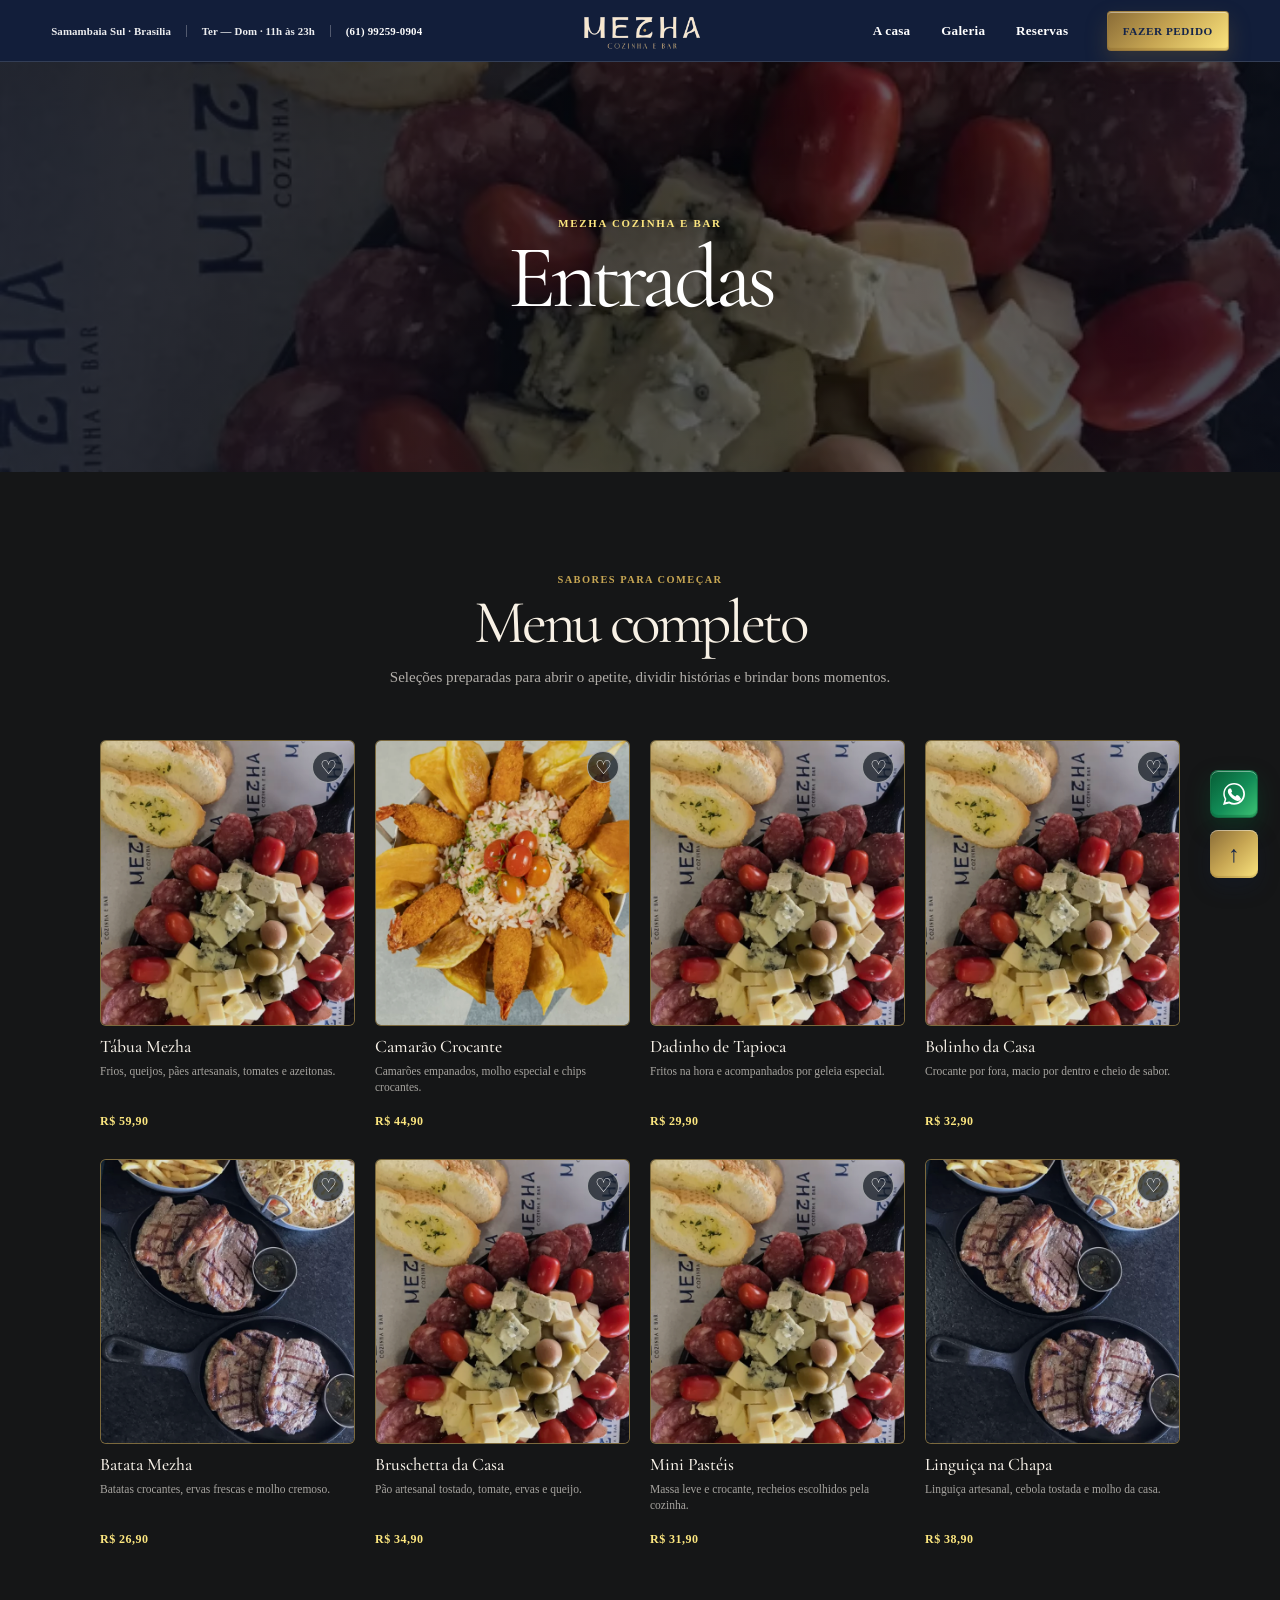
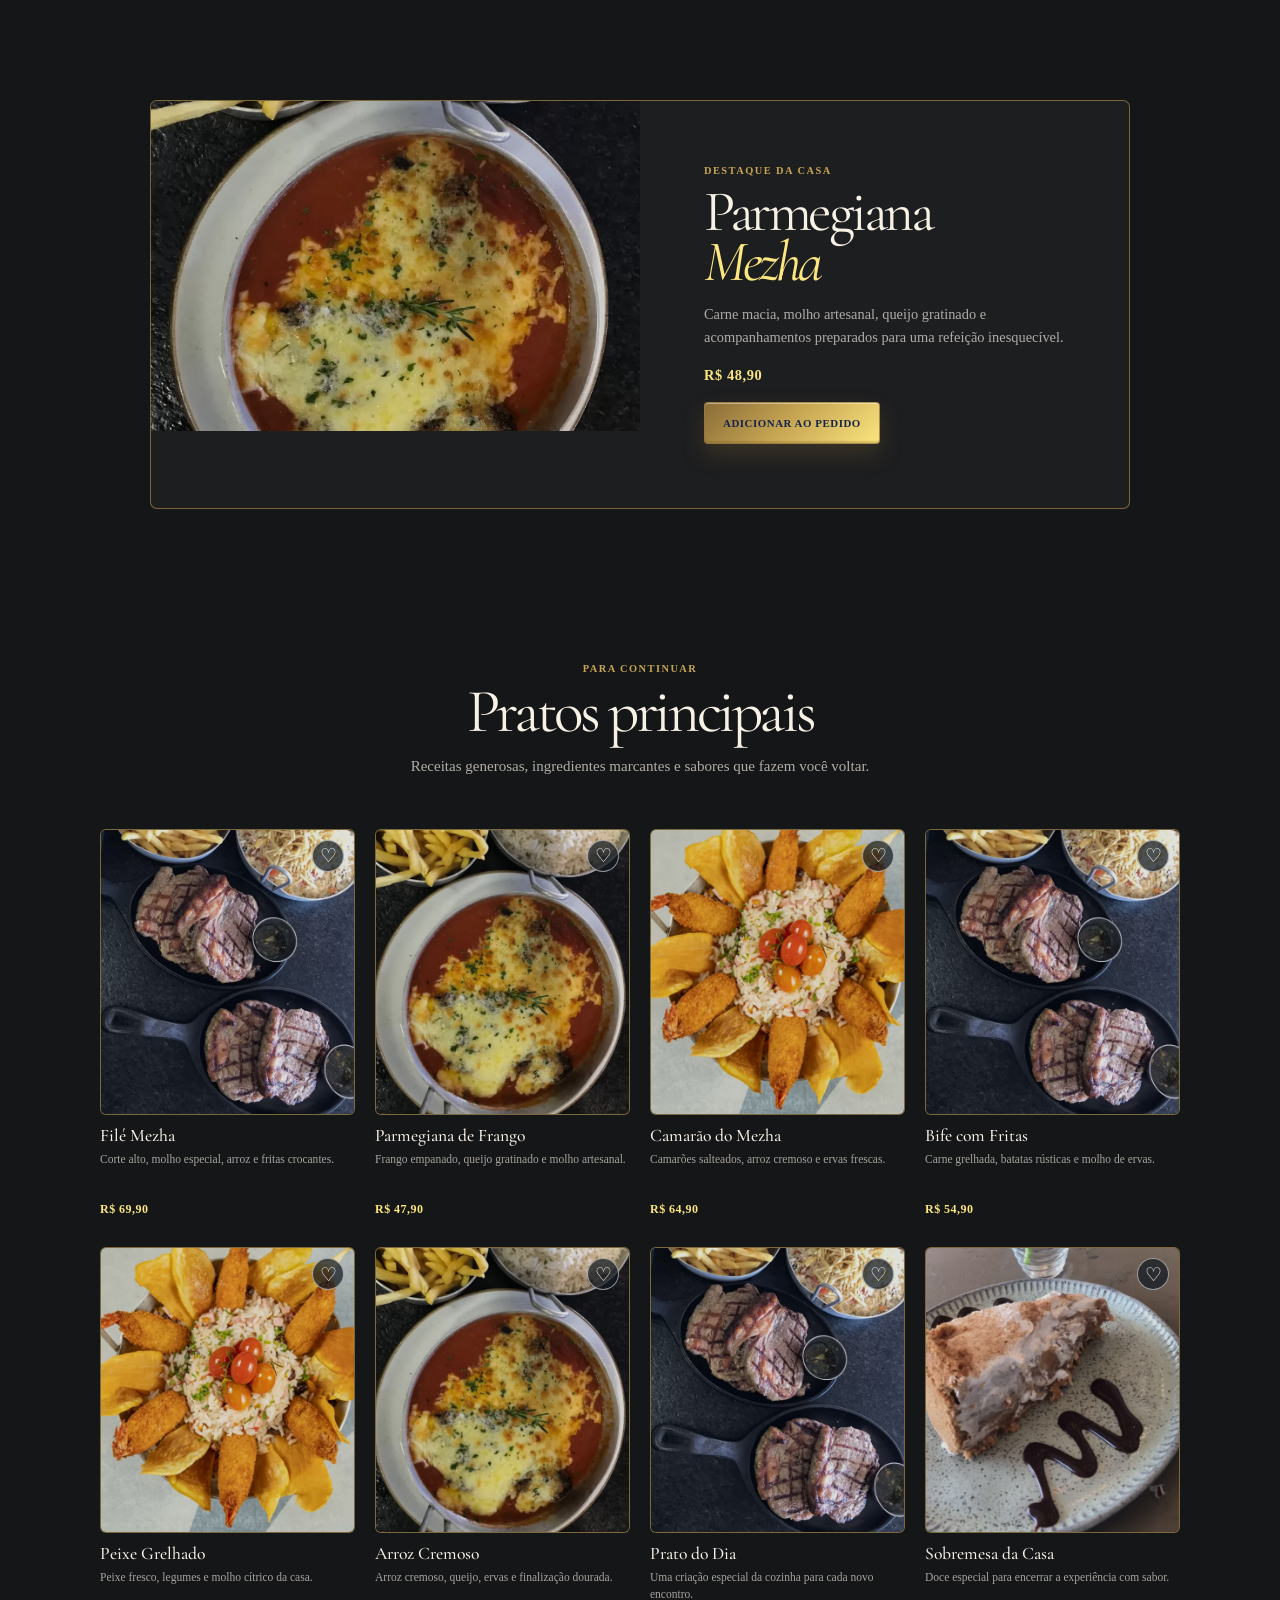
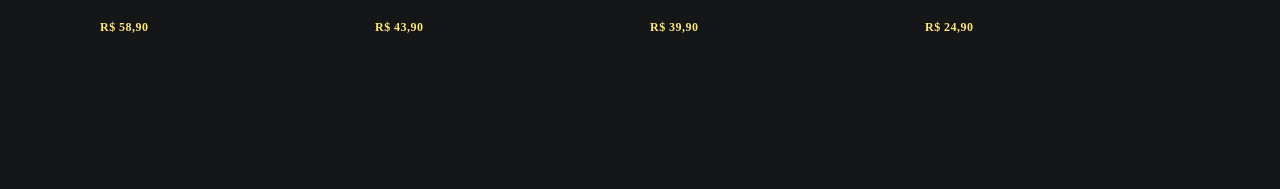
<file: cardapio.html>
<!doctype html>
<html lang="pt-BR">
<head>
  <meta charset="utf-8">
  <meta name="viewport" content="width=device-width, initial-scale=1">
  <meta name="theme-color" content="#17191B">
  <title>Cardápio | Mezha Cozinha e Bar</title>
  <link rel="shortcut icon" href="src/favicon.ico" type="favicon.png">
  <link rel="preconnect" href="https://fonts.googleapis.com">
  <link rel="preconnect" href="https://fonts.gstatic.com" crossorigin>

  <link
    href="https://fonts.googleapis.com/css2?family=Cormorant+Garamond:ital,wght@0,400;0,500;0,600;0,700;1,400;1,500;1,600&family=DM+Sans:opsz,wght@9..40,400;9..40,500;9..40,600;9..40,700&display=swap"
    rel="stylesheet"
  >

  <link rel="stylesheet" href="style.css">
  <link rel="stylesheet" href="cardapio.css">
</head>

<body class="menu-page">
     <div class="loader" id="loader">
    <img src="src/mezha-logo.png" alt="Mezha Cozinha e Bar">
    <span>MEZHA · COZINHA E BAR</span>
  </div>
  <header class="header-premium">
    <div class="header-details">
      <span>Samambaia Sul · Brasília</span>
      <span>Ter — Dom · 11h às 23h</span>
      <a href="tel:+5561992590904">(61) 99259-0904</a>
    </div>

    <a class="logo-premium" href="index.html" aria-label="Mezha Cozinha e Bar">
      <img src="src/mezha-logo.png" alt="Mezha Cozinha e Bar">
    </a>

    <span class="mobile-hours">
      Ter — Dom<br>
      11h às 23h
    </span>

    <nav class="header-nav" id="nav">
      <a href="index.html#casa">A casa</a>
      <a href="index.html#galeria">Galeria</a>
      <a href="reservas.html">Reservas</a>
      <button
  class="gold header-cardapio order-header-button"
  id="order-header-button"
  type="button"
>
  <span id="order-header-label">Fazer pedido</span>
  <span class="header-order-count" id="header-order-count">0</span>
</button>
    </nav>

    <button
      id="menu-btn"
      type="button"
      aria-label="Abrir menu"
      aria-expanded="false"
    >
      <span></span>
      <span></span>
      <span></span>
    </button>
  </header>

  <main>
    <section class="menu-hero">
      <img src="src/entrada.webp" alt="Prato especial do Mezha">

      <div class="menu-hero-overlay"></div>

      <div class="menu-hero-content">
        <p>Mezha Cozinha e Bar</p>
        <h1>Entradas</h1>
      </div>
    </section>

    <section class="menu-catalog">
      <div class="catalog-title">
        <p class="catalog-kicker">Sabores para começar</p>
        <h2>Menu completo</h2>
        <p>
          Seleções preparadas para abrir o apetite, dividir histórias
          e brindar bons momentos.
        </p>
      </div>

      <div class="product-grid">
        <article class="product-card" data-id="1" data-name="Tábua Mezha" data-price="59.90">
          <div class="product-photo">
            <img src="src/entrada.webp" alt="Tábua Mezha">
            <button class="favorite-button" type="button" aria-label="Adicionar Tábua Mezha ao pedido">♡</button>
            <button
  class="remove-button"
  type="button"
  aria-label="Remover Tábua Mezha do pedido"
>
 −
</button>
          </div>

          <h3>Tábua Mezha</h3>
          <p>Frios, queijos, pães artesanais, tomates e azeitonas.</p>
          <strong>R$ 59,90</strong>
        </article>

        <article class="product-card" data-id="2" data-name="Camarão Crocante" data-price="44.90">
          <div class="product-photo">
            <img src="src/prato-mar.webp" alt="Camarão crocante">
            <button class="favorite-button" type="button" aria-label="Adicionar Camarão Crocante ao pedido">♡</button>
            <button
  class="remove-button"
  type="button"
  aria-label="Remover Camarão Crocante do pedido"
>
 −
</button>
          </div>

          <h3>Camarão Crocante</h3>
          <p>Camarões empanados, molho especial e chips crocantes.</p>
          <strong>R$ 44,90</strong>
        </article>

        <article class="product-card" data-id="3" data-name="Dadinho de Tapioca" data-price="29.90">
          <div class="product-photo">
            <img src="src/entrada.webp" alt="Dadinho de tapioca">
            <button class="favorite-button" type="button" aria-label="Adicionar Dadinho de Tapioca ao pedido">♡</button>
            <button
  class="remove-button"
  type="button"
  aria-label="Remover Dadinho de Tapioca do pedido"
>
 −
</button>
          </div>

          <h3>Dadinho de Tapioca</h3>
          <p>Fritos na hora e acompanhados por geleia especial.</p>
          <strong>R$ 29,90</strong>
        </article>

        <article class="product-card" data-id="4" data-name="Bolinho da Casa" data-price="32.90">
          <div class="product-photo">
            <img src="src/entrada.webp" alt="Bolinho da casa">
            <button class="favorite-button" type="button" aria-label="Adicionar Bolinho da Casa ao pedido">♡</button>
            <button
  class="remove-button"
  type="button"
  aria-label="Remover Bolinho da Casa do pedido"
>
 −
</button>
          </div>

          <h3>Bolinho da Casa</h3>
          <p>Crocante por fora, macio por dentro e cheio de sabor.</p>
          <strong>R$ 32,90</strong>
        </article>

        <article class="product-card" data-id="5" data-name="Batata Mezha" data-price="26.90">
          <div class="product-photo">
            <img src="src/prato-carne.webp" alt="Batata Mezha">
            <button class="favorite-button" type="button" aria-label="Adicionar Batata Mezha ao pedido">♡</button>
            <button
  class="remove-button"
  type="button"
  aria-label="Remover Tábua Mezha do pedido"
>
 −
</button>
          </div>

          <h3>Batata Mezha</h3>
          <p>Batatas crocantes, ervas frescas e molho cremoso.</p>
          <strong>R$ 26,90</strong>
        </article>

        <article class="product-card" data-id="6" data-name="Bruschetta da Casa" data-price="34.90">
          <div class="product-photo">
            <img src="src/entrada.webp" alt="Bruschetta da casa">
            <button class="favorite-button" type="button" aria-label="Adicionar Bruschetta da Casa ao pedido">♡</button>
            <button
  class="remove-button"
  type="button"
  aria-label="Remover Tábua Mezha do pedido"
>
 −
</button>
          </div>

          <h3>Bruschetta da Casa</h3>
          <p>Pão artesanal tostado, tomate, ervas e queijo.</p>
          <strong>R$ 34,90</strong>
        </article>

        <article class="product-card" data-id="7" data-name="Mini Pastéis" data-price="31.90">
          <div class="product-photo">
            <img src="src/entrada.webp" alt="Mini pastéis">
            <button class="favorite-button" type="button" aria-label="Adicionar Mini Pastéis ao pedido">♡</button>
            <button
  class="remove-button"
  type="button"
  aria-label="Remover Tábua Mezha do pedido"
>
 −
</button>
          </div>

          <h3>Mini Pastéis</h3>
          <p>Massa leve e crocante, recheios escolhidos pela cozinha.</p>
          <strong>R$ 31,90</strong>
        </article>

        <article class="product-card" data-id="8" data-name="Linguiça na Chapa" data-price="38.90">
          <div class="product-photo">
            <img src="src/prato-carne.webp" alt="Linguiça na chapa">
            <button class="favorite-button" type="button" aria-label="Adicionar Linguiça na Chapa ao pedido">♡</button>
            <button
  class="remove-button"
  type="button"
  aria-label="Remover Tábua Mezha do pedido"
>
 −
</button>
          </div>

          <h3>Linguiça na Chapa</h3>
          <p>Linguiça artesanal, cebola tostada e molho da casa.</p>
          <strong>R$ 38,90</strong>
        </article>
      </div>
    </section>

    <section class="menu-highlight">
      <img src="src/parmegiana.webp" alt="Parmegiana Mezha">

      <div class="highlight-copy">
        <p class="catalog-kicker">Destaque da casa</p>

        <h2>Parmegiana<br><i>Mezha</i></h2>

        <p>
          Carne macia, molho artesanal, queijo gratinado e acompanhamentos
          preparados para uma refeição inesquecível.
        </p>

        <strong>R$ 48,90</strong>

        <button
          class="highlight-order gold"
          type="button"
          data-id="9"
          data-name="Parmegiana Mezha"
          data-price="48.90"
        >
          Adicionar ao pedido
        </button>
      </div>
    </section>

    <section class="menu-catalog menu-catalog-secondary">
      <div class="catalog-title">
        <p class="catalog-kicker">Para continuar</p>
        <h2>Pratos principais</h2>
        <p>
          Receitas generosas, ingredientes marcantes e sabores que fazem
          você voltar.
        </p>
      </div>

      <div class="product-grid">
        <article class="product-card" data-id="10" data-name="Filé Mezha" data-price="69.90">
          <div class="product-photo">
            <img src="src/prato-carne.webp" alt="Filé Mezha">
            <button class="favorite-button" type="button" aria-label="Adicionar Filé Mezha ao pedido">♡</button>
            <button
  class="remove-button"
  type="button"
  aria-label="Remover Tábua Mezha do pedido"
>
 −
</button>
          </div>

          <h3>Filé Mezha</h3>
          <p>Corte alto, molho especial, arroz e fritas crocantes.</p>
          <strong>R$ 69,90</strong>
        </article>

        <article class="product-card" data-id="11" data-name="Parmegiana de Frango" data-price="47.90">
          <div class="product-photo">
            <img src="src/parmegiana.webp" alt="Parmegiana de frango">
            <button class="favorite-button" type="button" aria-label="Adicionar Parmegiana de Frango ao pedido">♡</button>
            <button
  class="remove-button"
  type="button"
  aria-label="Remover Tábua Mezha do pedido"
>
 −
</button>
          </div>

          <h3>Parmegiana de Frango</h3>
          <p>Frango empanado, queijo gratinado e molho artesanal.</p>
          <strong>R$ 47,90</strong>
        </article>

        <article class="product-card" data-id="12" data-name="Camarão do Mezha" data-price="64.90">
          <div class="product-photo">
            <img src="src/prato-mar.webp" alt="Camarão do Mezha">
            <button class="favorite-button" type="button" aria-label="Adicionar Camarão do Mezha ao pedido">♡</button>
            <button
  class="remove-button"
  type="button"
  aria-label="Remover Tábua Mezha do pedido"
>
 −
</button>
          </div>

          <h3>Camarão do Mezha</h3>
          <p>Camarões salteados, arroz cremoso e ervas frescas.</p>
          <strong>R$ 64,90</strong>
        </article>

        <article class="product-card" data-id="13" data-name="Bife com Fritas" data-price="54.90">
          <div class="product-photo">
            <img src="src/prato-carne.webp" alt="Bife com fritas">
            <button class="favorite-button" type="button" aria-label="Adicionar Bife com Fritas ao pedido">♡</button>
            <button
  class="remove-button"
  type="button"
  aria-label="Remover Tábua Mezha do pedido"
>
 −
</button>
          </div>

          <h3>Bife com Fritas</h3>
          <p>Carne grelhada, batatas rústicas e molho de ervas.</p>
          <strong>R$ 54,90</strong>
        </article>

        <article class="product-card" data-id="14" data-name="Peixe Grelhado" data-price="58.90">
          <div class="product-photo">
            <img src="src/prato-mar.webp" alt="Peixe grelhado">
            <button class="favorite-button" type="button" aria-label="Adicionar Peixe Grelhado ao pedido">♡</button>
            <button
  class="remove-button"
  type="button"
  aria-label="Remover Tábua Mezha do pedido"
>
 −
</button>
          </div>

          <h3>Peixe Grelhado</h3>
          <p>Peixe fresco, legumes e molho cítrico da casa.</p>
          <strong>R$ 58,90</strong>
        </article>

        <article class="product-card" data-id="15" data-name="Arroz Cremoso" data-price="43.90">
          <div class="product-photo">
            <img src="src/parmegiana.webp" alt="Arroz cremoso">
            <button class="favorite-button" type="button" aria-label="Adicionar Arroz Cremoso ao pedido">♡</button>
            <button
  class="remove-button"
  type="button"
  aria-label="Remover Tábua Mezha do pedido"
>
 −
</button>
          </div>

          <h3>Arroz Cremoso</h3>
          <p>Arroz cremoso, queijo, ervas e finalização dourada.</p>
          <strong>R$ 43,90</strong>
        </article>

        <article class="product-card" data-id="16" data-name="Prato do Dia" data-price="39.90">
          <div class="product-photo">
            <img src="src/prato-carne.webp" alt="Prato do dia">
            <button class="favorite-button" type="button" aria-label="Adicionar Prato do Dia ao pedido">♡</button>
            <button
  class="remove-button"
  type="button"
  aria-label="Remover Tábua Mezha do pedido"
>
 −
</button>
          </div>

          <h3>Prato do Dia</h3>
          <p>Uma criação especial da cozinha para cada novo encontro.</p>
          <strong>R$ 39,90</strong>
        </article>

        <article class="product-card" data-id="17" data-name="Sobremesa da Casa" data-price="24.90">
          <div class="product-photo">
            <img src="src/sobremesa.webp" alt="Sobremesa da casa">
            <button class="favorite-button" type="button" aria-label="Adicionar Sobremesa da Casa ao pedido">♡</button>
            <button
  class="remove-button"
  type="button"
  aria-label="Remover Tábua Mezha do pedido"
>
 −
</button>
          </div>

          <h3>Sobremesa da Casa</h3>
          <p>Doce especial para encerrar a experiência com sabor.</p>
          <strong>R$ 24,90</strong>
        </article>
      </div>
    </section>
  </main>



 <a
  class="floating-button floating-whatsapp"
  href="https://wa.me/5561999999999"
  target="_blank"
  rel="noopener noreferrer"
  aria-label="Conversar pelo WhatsApp"
>
  <svg viewBox="0 0 24 24" aria-hidden="true">
    <path d="M20.5 3.5A11.8 11.8 0 0 0 12.1 0C5.6 0 .3 5.3.3 11.8c0 2.1.6 4.1 1.6 5.8L0 24l6.6-1.7a11.8 11.8 0 0 0 5.5 1.4h.1c6.5 0 11.8-5.3 11.8-11.8 0-3.2-1.3-6.1-3.5-8.4Zm-8.4 18.2h-.1c-1.8 0-3.5-.5-5-1.4l-.4-.2-3.9 1 1-3.8-.3-.4a9.7 9.7 0 0 1-1.5-5.1C1.9 6.2 6.5 1.7 12.1 1.7c2.7 0 5.2 1 7.1 2.9a10 10 0 0 1 2.9 7.1c0 5.6-4.5 10-10 10Zm5.5-7.5c-.3-.1-1.8-.9-2.1-1-.3-.1-.5-.1-.7.1-.2.3-.8 1-.9 1.2-.2.2-.3.2-.6.1-1.8-.9-3-1.6-4.2-3.7-.3-.5.3-.5.8-1.6.1-.2.1-.4 0-.6-.1-.1-.7-1.6-1-2.2-.3-.7-.6-.6-.8-.6h-.7c-.2 0-.6.1-.9.4-.3.3-1.2 1.2-1.2 3s1.3 3.5 1.5 3.8c.2.2 2.5 3.9 6.1 5.4.9.4 1.6.6 2.1.8.9.3 1.7.2 2.3.1.7-.1 1.8-.7 2-1.4.3-.7.3-1.3.2-1.4-.1-.1-.2-.2-.5-.3Z" />
  </svg>
</a>
<button
  class="floating-button floating-top"
  type="button"
  aria-label="Voltar ao início"
>

  ↑
</button>

  <!-- Cole aqui o mesmo footer da landing -->

  <script src="script.js"></script>
  <script src="cardapio.js"></script>
</body>
</html>
</file>
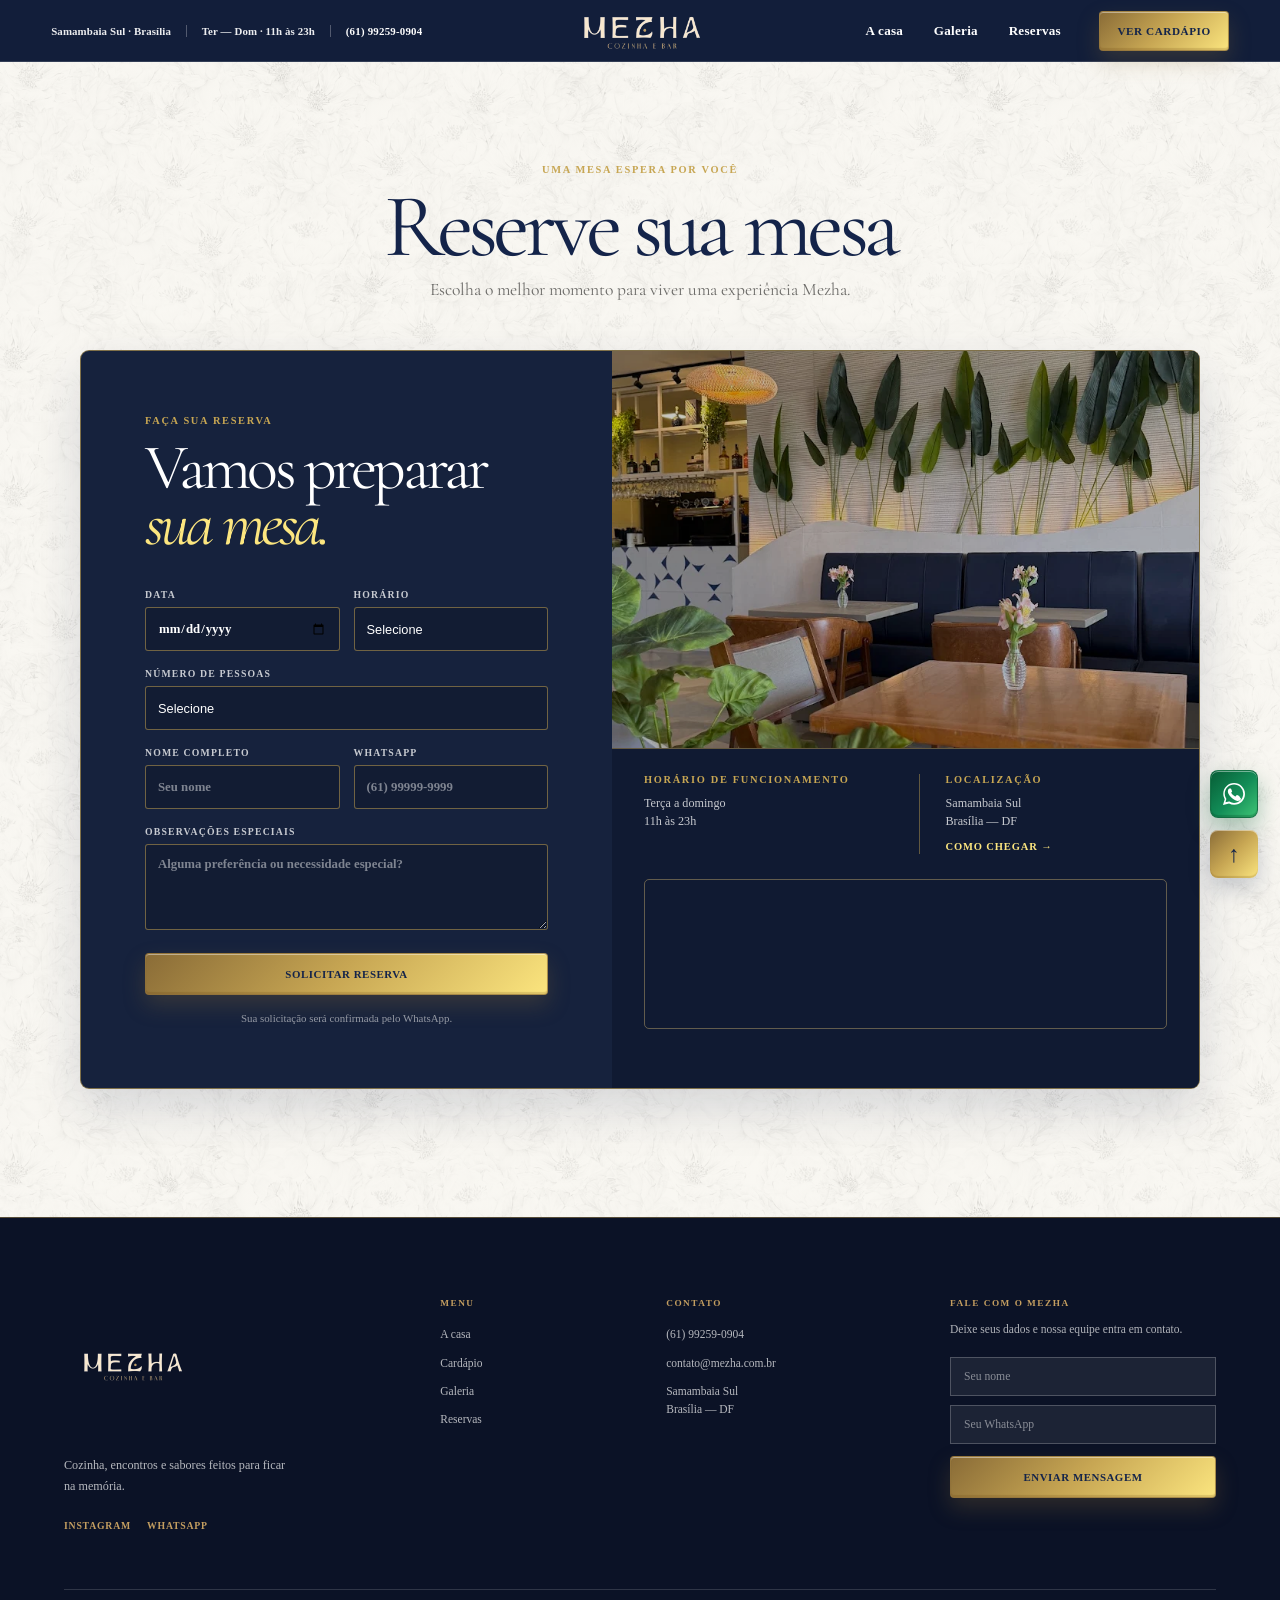
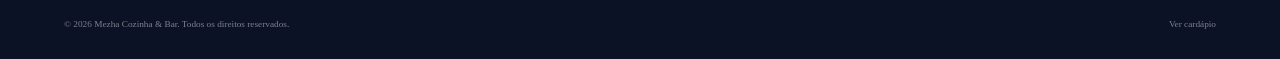
<file: reservas.html>
<!doctype html>
<html lang="pt-BR">
<head>
  <meta charset="utf-8">
  <meta name="viewport" content="width=device-width, initial-scale=1">
  <meta name="theme-color" content="#121E3A">

  <title>Reservas | Mezha Cozinha e Bar</title>
   <link rel="shortcut icon" href="src/favicon.ico" type="favicon.png">
  <link rel="preconnect" href="https://fonts.googleapis.com">
  <link rel="preconnect" href="https://fonts.gstatic.com" crossorigin>

  <link
    href="https://fonts.googleapis.com/css2?family=Cormorant+Garamond:ital,wght@0,400;0,500;0,600;0,700;1,400;1,500;1,600&family=DM+Sans:opsz,wght@9..40,400;9..40,500;9..40,600;9..40,700&display=swap"
    rel="stylesheet"
  >

  <link rel="stylesheet" href="style.css">
  <link rel="stylesheet" href="reservas.css">
</head>

<body class="reservation-page">
     <div class="loader" id="loader">
    <img src="src/mezha-logo.png" alt="Mezha Cozinha e Bar">
    <span>MEZHA · COZINHA E BAR</span>
  </div>
  <header class="header-premium">
    <div class="header-details">
      <span>Samambaia Sul · Brasília</span>
      <span>Ter — Dom · 11h às 23h</span>
      <a href="tel:+5561992590904">(61) 99259-0904</a>
    </div>

    <a class="logo-premium" href="index.html" aria-label="Mezha Cozinha e Bar">
      <img src="src/mezha-logo.png" alt="Mezha Cozinha e Bar">
    </a>

    <span class="mobile-hours">
      Ter — Dom<br>
      11h às 23h
    </span>

    <nav class="header-nav" id="nav">
      <a href="index.html#casa">A casa</a>
      <a href="index.html#galeria">Galeria</a>
      <a href="reservas.html">Reservas</a>
      <a class="gold header-cardapio" href="cardapio.html">
        Ver cardápio
      </a>
    </nav>

    <button
      id="menu-btn"
      type="button"
      aria-label="Abrir menu"
      aria-expanded="false"
    >
      <span></span>
      <span></span>
      <span></span>
    </button>
  </header>

  <main>
    <section class="reservation-intro">
      <p class="reservation-kicker">Uma mesa espera por você</p>

      <h1>Reserve sua mesa</h1>

      <p>
        Escolha o melhor momento para viver uma experiência Mezha.
      </p>
    </section>

    <section class="reservation-layout">
      <div class="reservation-form-panel">
        <p class="form-kicker">Faça sua reserva</p>

        <h2>Vamos preparar<br><i>sua mesa.</i></h2>

        <form id="reservation-form">
          <div class="form-row">
            <label>
              Data
              <input type="date" name="data" required>
            </label>

            <label>
              Horário
              <select name="horario" required>
                <option value="">Selecione</option>
                <option>11:00</option>
                <option>12:00</option>
                <option>13:00</option>
                <option>18:00</option>
                <option>19:00</option>
                <option>20:00</option>
                <option>21:00</option>
              </select>
            </label>
          </div>

          <label>
            Número de pessoas
            <select name="pessoas" required>
              <option value="">Selecione</option>
              <option>1 pessoa</option>
              <option>2 pessoas</option>
              <option>3 pessoas</option>
              <option>4 pessoas</option>
              <option>5 pessoas</option>
              <option>6 ou mais pessoas</option>
            </select>
          </label>

          <div class="form-row">
            <label>
              Nome completo
              <input type="text" name="nome" placeholder="Seu nome" required>
            </label>

            <label>
              WhatsApp
              <input type="tel" name="whatsapp" placeholder="(61) 99999-9999" required>
            </label>
          </div>

          <label>
            Observações especiais
            <textarea
              name="observacoes"
              rows="4"
              placeholder="Alguma preferência ou necessidade especial?"
            ></textarea>
          </label>

          <button class="gold reservation-submit" type="submit">
            Solicitar reserva
          </button>

          <small class="form-note">
            Sua solicitação será confirmada pelo WhatsApp.
          </small>
        </form>
      </div>

      <div class="reservation-side">
        <img
          class="reservation-image"
          src="src/ambiente.webp"
          alt="Ambiente do Mezha"
        >

        <div class="reservation-details">
          <div>
            <p class="details-kicker">Horário de funcionamento</p>
            <p>Terça a domingo</p>
            <p>11h às 23h</p>
          </div>

          <div>
            <p class="details-kicker">Localização</p>
            <p>Samambaia Sul</p>
            <p>Brasília — DF</p>
            <a
              href="https://www.google.com/maps/search/?api=1&query=Samambaia+Sul+Brasilia"
              target="_blank"
              rel="noopener noreferrer"
            >
              Como chegar →
            </a>
          </div>
        </div>

        <div class="reservation-map">
          <iframe
            title="Localização do Mezha no Google Maps"
            src="https://www.google.com/maps?q=Samambaia+Sul,+Bras%C3%ADlia&output=embed"
            loading="lazy"
            referrerpolicy="no-referrer-when-downgrade"
          ></iframe>
        </div>
      </div>
    </section>
  </main>

 <a
  class="floating-button floating-whatsapp"
  href="https://wa.me/5561999999999"
  target="_blank"
  rel="noopener noreferrer"
  aria-label="Conversar pelo WhatsApp"
>
  <svg viewBox="0 0 24 24" aria-hidden="true">
    <path d="M20.5 3.5A11.8 11.8 0 0 0 12.1 0C5.6 0 .3 5.3.3 11.8c0 2.1.6 4.1 1.6 5.8L0 24l6.6-1.7a11.8 11.8 0 0 0 5.5 1.4h.1c6.5 0 11.8-5.3 11.8-11.8 0-3.2-1.3-6.1-3.5-8.4Zm-8.4 18.2h-.1c-1.8 0-3.5-.5-5-1.4l-.4-.2-3.9 1 1-3.8-.3-.4a9.7 9.7 0 0 1-1.5-5.1C1.9 6.2 6.5 1.7 12.1 1.7c2.7 0 5.2 1 7.1 2.9a10 10 0 0 1 2.9 7.1c0 5.6-4.5 10-10 10Zm5.5-7.5c-.3-.1-1.8-.9-2.1-1-.3-.1-.5-.1-.7.1-.2.3-.8 1-.9 1.2-.2.2-.3.2-.6.1-1.8-.9-3-1.6-4.2-3.7-.3-.5.3-.5.8-1.6.1-.2.1-.4 0-.6-.1-.1-.7-1.6-1-2.2-.3-.7-.6-.6-.8-.6h-.7c-.2 0-.6.1-.9.4-.3.3-1.2 1.2-1.2 3s1.3 3.5 1.5 3.8c.2.2 2.5 3.9 6.1 5.4.9.4 1.6.6 2.1.8.9.3 1.7.2 2.3.1.7-.1 1.8-.7 2-1.4.3-.7.3-1.3.2-1.4-.1-.1-.2-.2-.5-.3Z" />
  </svg>
</a>
<button
  class="floating-button floating-top"
  type="button"
  aria-label="Voltar ao início"
>

  ↑
</button>

  <footer class="site-footer fade-in">
  <div class="footer-main">
    <div class="footer-brand">
      <a class="footer-logo" href="#inicio">
        <img src="src/mezha-logo.png" alt="Mezha Cozinha e Bar">
      </a>

      <p>
        Cozinha, encontros e sabores feitos para ficar na memória.
      </p>

      <div class="footer-socials">
        <a href="#" aria-label="Instagram do Mezha">Instagram</a>
        <a href="#" aria-label="WhatsApp do Mezha">WhatsApp</a>
      </div>
    </div>

    <div class="footer-column">
      <span>Menu</span>
      <a href="#casa">A casa</a>
      <a href="#cardapio">Cardápio</a>
      <a href="#galeria">Galeria</a>
      <a href="#reserva">Reservas</a>
    </div>

    <div class="footer-column">
      <span>Contato</span>
      <a href="tel:+5561992590904">(61) 99259-0904</a>
      <a href="mailto:contato@mezha.com.br">contato@mezha.com.br</a>
      <p>Samambaia Sul<br>Brasília — DF</p>
    </div>

    <div class="footer-form">
      <span>Fale com o Mezha</span>
      <p>Deixe seus dados e nossa equipe entra em contato.</p>

      <form id="contact-form">
        <input
          type="text"
          name="nome"
          placeholder="Seu nome"
          required
        >

        <input
          type="tel"
          name="whatsapp"
          placeholder="Seu WhatsApp"
          required
        >

        <button class="gold" type="submit">
          Enviar mensagem
        </button>
      </form>
    </div>
  </div>

  <div class="footer-bottom">
    <span>© 2026 Mezha Cozinha & Bar. Todos os direitos reservados.</span>

    <div>
      <a href="cardapio.html">Ver cardápio</a>
    </div>
  </div>
</footer>

  <script src="script.js"></script>
  <script src="reservas.js"></script>
</body>
</html>
</file>
<file: style.css>
@charset "UTF-8";

/* ===== VARIÁVEIS E BASE ===== */
:root {
  --blue: #121E3A;
  --deep: #14244A;
  --gold: #C49E60;
  --paper: #F8F6F0;
  --ink: #17191F;
  --muted: #6C6B68;

  --serif: "Cormorant Garamond", Georgia, serif;
  --sans: "DM Sans", Arial, sans-serif;

  --radius: 9px;
  --content-max: 1280px;
  --gutter: clamp(28px, 5vw, 92px);

  --ouro-metal-escuro: #8A6C37;
  --ouro-metal-medio: #C7A653;
  --ouro-metal-claro: #FCE67F;
  --ouro-metal-brilho: #FFF6BD;
  --gradiente-ouro: linear-gradient(
    135deg,
    var(--ouro-metal-escuro) 0%,
    var(--ouro-metal-medio) 22%,
    var(--ouro-metal-claro) 46%,
    var(--ouro-metal-brilho) 50%,
    var(--ouro-metal-claro) 55%,
    var(--ouro-metal-medio) 78%,
    var(--ouro-metal-escuro) 100%
  );
}
/* Botões flutuantes */
.floating-button {
  position: fixed;
  right: 22px;
  z-index: 50;
  display: grid;
  width: 48px;
  height: 48px;
  place-items: center;
  border: 1px solid rgba(138, 108, 55, 0.78);
  border-radius: 8px;
  background: var(--gradiente-ouro);
  background-size: 220% 220%;
  color: var(--deep);
  box-shadow:
    inset 0 1px 0 rgba(255, 255, 255, 0.45),
    inset 0 -2px 1px rgba(94, 58, 13, 0.18),
    0 9px 22px rgba(20, 36, 74, 0.22);
  cursor: pointer;
  transition:
    transform 0.25s ease,
    box-shadow 0.25s ease,
    background-position 0.5s ease;
}

.floating-button:hover {
  background-position: 100% 50%;
  box-shadow:
    inset 0 1px 0 rgba(255, 255, 255, 0.48),
    0 14px 28px rgba(252, 230, 127, 0.28);
  transform: translateY(-4px);
}

.floating-whatsapp {
  bottom: 82px;
}

.floating-top {
  right: 22px;
  bottom: 22px;
  border: 0;
  font-size: 1.45rem;
  font-weight: 700;
}

.floating-whatsapp svg {
  width: 22px;
  height: 22px;
  fill: currentColor;
}

@media (max-width: 600px) {
  .floating-button {
    right: 16px;
    width: 43px;
    height: 43px;
  }

  .floating-whatsapp {
    bottom: 70px;
  }

  .floating-top {
    bottom: 16px;
  }
}
.floating-whatsapp {
  border-color: rgba(17, 103, 63, 0.85);
  background: linear-gradient(
    135deg,
    #075E36 0%,
    #128C57 24%,
    #42C978 47%,
    #A7F3BE 51%,
    #42C978 56%,
    #128C57 78%,
    #075E36 100%
  );
  background-size: 220% 220%;
  color: #FFFFFF;
  box-shadow:
    inset 0 1px 0 rgba(255, 255, 255, 0.42),
    inset 0 -2px 1px rgba(4, 67, 35, 0.28),
    0 10px 22px rgba(7, 94, 54, 0.34);
}

.floating-whatsapp:hover {
  background-position: 100% 50%;
  box-shadow:
    inset 0 1px 0 rgba(255, 255, 255, 0.5),
    inset 0 -2px 1px rgba(4, 67, 35, 0.28),
    0 14px 30px rgba(66, 201, 120, 0.32);
}
* { box-sizing: border-box; margin: 0; padding: 0; }
html { scroll-behavior: smooth; }
body {
  background-color: var(--paper);
  background-image: url("src/walp.jpg");
  background-repeat: repeat;
  background-position: center;
  background-size: 680px auto;}
a { color: inherit; text-decoration: none; }
img { display: block; width: 100%; object-fit: cover; }
button, input, textarea { font: inherit; }

/* Títulos em serifa */
.hero h1, .essence h2, .menu-section > h2, .gallery h2,
.explore h2, .reserve h2, .reviews h2 {
  font-family: var(--serif);
  font-weight: 400;
  line-height: 0.94;
  letter-spacing: -0.05em;
}

.kicker, .hero-content p {
  color: var(--gold);
  font-size: 0.68rem;
  font-weight: 800;
  letter-spacing: 0.14em;
  text-transform: uppercase;
}

.hero h1 i, .essence i, .explore i, .reviews i {
  color: var(--gold);
  font-style: italic;
}

/* ===== BOTÕES ===== */
.gold, .blue-button, .outline {
  display: inline-flex;
  align-items: center;
  justify-content: center;
  min-height: 42px;
  padding: 11px 18px;
  border: 0;
  border-radius: 4px;
  font-size: 0.68rem;
  font-weight: 800;
  letter-spacing: 0.05em;
  text-transform: uppercase;
  transition: background 0.25s, color 0.25s, border-color 0.25s, transform 0.25s, box-shadow 0.35s;
}

.blue-button:hover,
.outline:hover {
  border-color: rgba(138, 108, 55, 0.7);
  background: var(--gradiente-ouro);
  background-size: 220% 220%;
  color: var(--deep);
  box-shadow: 0 10px 22px rgba(138, 108, 55, 0.25);
}

/* Ouro metálico */
.gold {
  position: relative;
  isolation: isolate;
  overflow: hidden;
  border: 1px solid rgba(138, 108, 55, 0.7);
  background: var(--gradiente-ouro);
  background-size: 220% 220%;
  color: var(--deep);
  box-shadow:
    inset 0 1px 0 rgba(255, 255, 255, 0.42),
    inset 0 -2px 1px rgba(94, 58, 13, 0.18),
    0 10px 22px rgba(138, 108, 55, 0.28);
}

.gold::before {
  position: absolute;
  z-index: -1;
  inset: 1px;
  border-radius: inherit;
  background: linear-gradient(115deg, transparent 20%, rgba(255, 255, 255, 0.42) 46%, rgba(255, 255, 255, 0.08) 53%, transparent 76%);
  content: "";
  transform: translateX(-135%);
  transition: transform 0.75s ease;
}

.gold:hover {
  background-position: 100% 50%;
  box-shadow:
    inset 0 1px 0 rgba(255, 255, 255, 0.48),
    inset 0 -2px 1px rgba(94, 58, 13, 0.18),
    0 14px 30px rgba(252, 230, 127, 0.28);
}

.gold:hover::before { transform: translateX(135%); }

.blue-button { background: var(--blue); color: #FFFFFF; }
.blue-button:hover { background: var(--gold); color: var(--deep); }

.outline { border: 1px solid rgba(255, 255, 255, 0.85); background: transparent; color: #FFFFFF; }
.outline:hover { border-color: var(--gold); background: var(--gold); color: var(--deep); }

/* ===== HEADER ===== */
.header-premium {
  position: sticky;
  top: 0;
  z-index: 100;
  display: grid;
  grid-template-columns: 1fr auto 1fr;
  align-items: center;
  width: 100%;
  min-height: 62px;
  padding: 10px clamp(22px, 4vw, 76px);
  background: var(--blue);
  color: #FFFFFF;
  border-bottom: 1px solid rgba(255, 255, 255, 0.14);
}

/* Informações à esquerda */
.header-details {
  --sep: clamp(10px, 1.2vw, 20px);
  display: flex;
  align-items: center;
  gap: var(--sep);
  min-width: 0;
  color: rgba(255, 255, 255, 0.92);
  font-size: clamp(0.68rem, 0.78vw, 0.84rem);
  font-weight: 700;
  letter-spacing: 0.01em;
  white-space: nowrap;
}

.header-details span + span,
.header-details span + a { position: relative; padding-left: var(--sep); }

.header-details span + span::before,
.header-details span + a::before {
  position: absolute;
  top: 50%;
  left: 0;
  width: 1px;
  height: 12px;
  background: rgba(255, 255, 255, 0.27);
  content: "";
  transform: translateY(-50%);
}

/* Logo central */
.logo-premium {
  position: absolute;
  top: 50%;
  left: 50%;
  z-index: 2;
  width: clamp(210px, 17vw, 300px);
  transform: translate(-50%, -50%);
}

.logo-premium img { height: auto; max-height: 160px; object-fit: contain; }

/* Navegação à direita */
.header-nav {
  display: flex;
  grid-column: 3;
  align-items: center;
  justify-content: flex-end;
  gap: clamp(22px, 2.4vw, 42px);
  font-size: clamp(0.82rem, 0.95vw, 1rem);
  font-weight: 800;
}

.header-nav > a:not(.gold),
.header-details a {
  position: relative;
  padding-block: 12px;
  color: #FFFFFF;
  letter-spacing: 0.02em;
  white-space: nowrap;
  transition: color 0.25s ease;
}

/* Mesmo efeito em todos: dourado + linha embaixo */
.header-nav > a:not(.gold)::after,
.header-details a::after {
  position: absolute;
  right: 0;
  bottom: 4px;
  left: 0;
  width: 0;
  height: 1px;
  margin: auto;
  background: var(--ouro-metal-medio);
  content: "";
  transition: width 0.25s ease;
}

.header-details span + a::after { left: var(--sep); }

.header-nav > a:not(.gold):hover,
.header-details a:hover { color: var(--ouro-metal-claro); }

.header-nav > a:not(.gold):hover::after,
.header-details a:hover::after { width: 100%; }

.header-cardapio {
  min-height: 40px;
  margin-left: clamp(2px, 0.6vw, 12px);
  padding: 0 17px;
  font-size: 0.7rem;
  white-space: nowrap;
}

#menu-btn {
  display: none;
  border: 0;
  background: transparent;
  color: #FFFFFF;
  font-size: 1.5rem;
  line-height: 1;
}

/* ===== HERO ===== */
.hero { position: relative; min-height: 620px; overflow: hidden; color: #FFFFFF; }
.hero > img { height: 620px; filter: brightness(0.58); }

.hero::after {
  position: absolute;
  inset: 0;
  background: linear-gradient(90deg, rgba(19, 29, 54, 0.76), rgba(19, 29, 54, 0.16) 72%, transparent);
  content: "";
}

.hero-content {
  position: absolute;
  top: 50%;
  left: clamp(42px, 9vw, 180px);
  z-index: 1;
  max-width: 720px;
  transform: translateY(-50%);
}

.hero h1 { margin: 17px 0 30px; font-size: clamp(52px, 7vw, 104px); line-height: 0.91; }
.hero-content > div { display: flex; flex-wrap: wrap; gap: 12px; }

/* ===== SEÇÕES CLARAS COM PAPEL DE PAREDE ===== */
.essence, .explore, .reviews {
  position: relative;
  overflow: hidden;
  width: min(var(--content-max), calc(100% - 2 * var(--gutter)));
  margin: 0 auto;
  padding-block: clamp(120px, 11vw, 190px);
  background: transparent;
}
.essence > *, .explore > *, .reviews > * { position: relative; z-index: 2; }
/* ===== ESSÊNCIA ===== */
.essence > .kicker { color: var(--blue); }
.essence-copy {
  display: grid;
  grid-template-columns: minmax(0, 1.55fr) minmax(300px, 0.8fr);
  gap: clamp(52px, 8vw, 150px);
  align-items: start;
  margin: 38px 0 clamp(70px, 7vw, 110px);
}

.essence h2 { max-width: 900px; font-size: clamp(58px, 6.1vw, 105px); line-height: 0.92; letter-spacing: -0.065em; }

.essence-copy > p {
  position: relative;
  max-width: 520px;
  padding-left: clamp(25px, 3vw, 48px);
  color: #4D4D4A;
  font: 400 clamp(1.1rem, 1.35vw, 1.45rem) / 1.7 var(--serif);
}

.essence-copy > p::before {
  position: absolute;
  inset: 0 auto 0 0;
  width: 1px;
  background: rgba(37, 58, 111, 0.28);
  content: "";
}

/* Grade de imagens da seção Nossa Essência */
.essence-grid {
  display: grid;
  grid-template-columns: minmax(220px, 0.72fr) minmax(0, 1.5fr);
  grid-template-rows: repeat(2, minmax(190px, 240px));
  gap: clamp(14px, 1.8vw, 24px);
}

.essence-card {
  position: relative;
  overflow: hidden;
  border: 2px solid rgba(199, 166, 83, 0.68);
  border-radius: var(--radius);
}

.essence-card:nth-child(1) {
  grid-area: 1 / 1;
}

.essence-card:nth-child(2) {
  grid-area: 1 / 2 / 3 / 3;
}

.essence-card:nth-child(3) {
  grid-area: 2 / 1;
}

.essence-card img {
  width: 100%;
  height: 100%;
  border: 0;
  border-radius: 0;
  object-fit: cover;
  transition: transform 0.35s ease;
}

/* Gradiente para leitura do texto */
.essence-card::after {
  position: absolute;
  right: 0;
  bottom: 0;
  left: 0;
  height: 55%;
  background: linear-gradient(
    to top,
    rgba(9, 17, 37, 0.86),
    rgba(9, 17, 37, 0)
  );
  content: "";
  pointer-events: none;
}

.essence-card p {
  position: absolute;
  right: clamp(14px, 2vw, 24px);
  bottom: clamp(13px, 2vw, 22px);
  left: clamp(14px, 2vw, 24px);
  z-index: 1;
  margin: 0;
  color: #FFFFFF;
  font: 400 clamp(1rem, 1.35vw, 1.45rem) / 1.12 var(--serif);
  letter-spacing: -0.02em;
  text-shadow: 0 2px 12px rgba(0, 0, 0, 0.42);
}

.essence-card:hover img {
  transform: scale(1.05);
}

/* ===== CARDÁPIO + GALERIA (fundo azul) ===== */
.blue { background: var(--blue); color: #FFFFFF; }

.menu-section {padding: clamp(85px, 7vw, 125px) clamp(24px, 6vw, 100px); text-align: center;}
.menu-section > h2 {margin-bottom: clamp(30px, 3vw, 46px);}

.category-grid {
  display: grid;
  grid-template-columns: repeat(3, 1fr);
  width: min(1120px, 100%);
  gap: clamp(18px, 2vw, 30px);
  margin: 0 auto 38px;
}

.category-grid img { height: clamp(330px, 30vw, 470px); filter: brightness(0.78); }
.category-grid img:hover { filter: brightness(0.95); transform: translateY(-5px); }

.gallery { width: min(1160px, 100%); margin: clamp(130px, 12vw, 210px) auto 0; text-align: center; }
.gallery h2 { margin-bottom: 7px; font-size: clamp(52px, 5vw, 84px); }
.gallery p { margin-bottom: 28px; color: #DCE4FA; font-size: 0.78rem; }

.gallery-track {
  display: grid;
  grid-template-columns: minmax(200px, 0.72fr) minmax(0, 1.55fr) minmax(200px, 0.72fr);
  gap: clamp(18px, 2vw, 30px);
  align-items: center;
}

.gallery-track img { height: clamp(220px, 22vw, 330px); }
.gallery-track img:nth-child(2) { height: clamp(270px, 26vw, 390px); }
.dots { margin-top: 15px; color: var(--gold); }

/* ===== EXPLORE O MENU ===== */
.explore { width: min(1160px, calc(100% - 2 * var(--gutter))); padding-block: clamp(105px, 9vw, 150px); text-align: center; }
.explore h2 { margin: 14px 0 12px; font-size: clamp(48px, 5.2vw, 76px); }

.explore > p:not(.kicker) {
  max-width: 570px;
  margin: 0 auto 42px;
  color: var(--muted);
  font-size: clamp(0.9rem, 1vw, 1.05rem);
  line-height: 1.55;
}

.dish-grid {
  display: grid;
  grid-template-columns: 1fr 1.25fr 1fr;
  grid-template-rows: repeat(3, clamp(105px, 10vw, 145px));
  gap: clamp(12px, 1.5vw, 20px);
  margin: 0 auto 26px;
}

.dish-grid img { height: 100%; }
.dish-grid img:hover { filter: brightness(1.05); }
.dish-grid img:nth-child(1) { grid-area: 1 / 1; }
.dish-grid img:nth-child(2) { grid-area: 2 / 1 / 4 / 2; }
.dish-grid img:nth-child(3) { grid-area: 1 / 2 / 3 / 3; }
.dish-grid img:nth-child(4) { grid-area: 3 / 2; }
.dish-grid img:nth-child(5) { grid-area: 1 / 3; }
.dish-grid img:nth-child(6) { grid-area: 2 / 3 / 4 / 4; }
.explore .blue-button { min-width: 220px; margin-top: 8px; }

/* ===== MOLDURA DOURADA E HOVER DAS IMAGENS ===== */
.category-grid img,
.gallery-track img,
.dish-grid img,
.reserve img {border: 2px solid rgba(199, 166, 83, 0.68);
  border-radius: var(--radius);
  transition: transform 0.3s ease, filter 0.3s ease;}

.essence-grid img:hover, .dish-grid img:hover { transform: scale(1.02); }

/* ===== RESERVAS ===== */
.reserve {
  display: grid;
  grid-template-columns: 1.15fr 0.85fr;
  align-items: center;
  gap: clamp(35px, 5vw, 80px);
  padding: clamp(120px, 10vw, 175px) var(--gutter);
}

.reserve img { height: clamp(320px, 31vw, 500px); }
.reserve h2 { margin: 12px 0; font-size: clamp(54px, 5.5vw, 82px); }
.reserve p:not(.kicker) { max-width: 400px; margin-bottom: 24px; color: rgba(255, 255, 255, 0.78); font-size: 1rem; }

/* ===== AVALIAÇÕES ===== */
.reviews h2 { margin: 14px 0 65px; font-size: clamp(54px, 5.7vw, 92px); }
.reviews > div { display: grid; grid-template-columns: repeat(3, 1fr); gap: clamp(28px, 4vw, 65px); }
.reviews blockquote { font: italic clamp(1.2rem, 1.7vw, 1.65rem) / 1.35 var(--serif); }

.reviews small {
  display: block;
  margin-top: 18px;
  color: var(--muted);
  font: 800 0.58rem var(--sans);
  letter-spacing: 0.08em;
  text-transform: uppercase;
}
.review-grid {
  display: grid;
  grid-template-columns: repeat(3, 1fr);
  gap: clamp(20px, 2.4vw, 34px);
}

.review-card {
  display: flex;
  flex-direction: column;
  min-height: 240px;
  padding: clamp(24px, 3vw, 38px);
  border: 1px solid rgba(199, 166, 83, 0.7);
  border-radius: var(--radius);
  background: rgba(248, 246, 240, 0.74);
  box-shadow: 0 12px 28px rgba(20, 36, 74, 0.07);
}

.stars {
  margin-bottom: 22px;
  color: var(--ouro-metal-medio);
  font-size: 1rem;
  letter-spacing: 0.16em;
}

.review-card blockquote {
  flex: 1;
  font: italic clamp(1.2rem, 1.55vw, 1.5rem) / 1.38 var(--serif);
}

.review-card small {
  display: block;
  margin-top: 24px;
  color: var(--muted);
  font: 800 0.58rem var(--sans);
  letter-spacing: 0.08em;
  text-transform: uppercase;
}

@media (max-width: 720px) {
  .review-grid {
    grid-template-columns: 1fr;
  }

  .review-card {
    min-height: auto;
  }
}
/* ===== RODAPÉ ===== */
.site-footer { padding: 80px var(--gutter) 0; background: var(--deep); color: #FFFFFF; }

.footer-main {
  display: grid;
  grid-template-columns: 1.35fr 0.7fr 0.95fr 1.15fr;
  width: min(var(--content-max), 100%);
  gap: clamp(35px, 5vw, 90px);
  margin: 0 auto;
  padding-bottom: 58px;
}
.footer-logo { display: block; width: 135px; }
.footer-logo img { height: auto; object-fit: contain; }
.footer-brand > p {
  max-width: 235px;
  margin: 22px 0;
  color: rgba(255, 255, 255, 0.7);
  font-size: 0.76rem;
  line-height: 1.75;
}
.footer-socials { display: flex; gap: 16px; }
.footer-socials a {
  color: var(--gold);
  font-size: 0.61rem;
  font-weight: 800;
  letter-spacing: 0.08em;
  text-transform: uppercase;
}
.footer-column, .footer-form { display: flex; flex-direction: column; align-items: flex-start; }
.footer-column > span, .footer-form > span {
  margin-bottom: 17px;
  color: var(--gold);
  font-size: 0.58rem;
  font-weight: 800;
  letter-spacing: 0.16em;
  text-transform: uppercase;
}
.footer-column a, .footer-column p {
  margin-bottom: 10px;
  color: rgba(255, 255, 255, 0.7);
  font-size: 0.72rem;
  line-height: 1.6;
}
.footer-column a:hover, .footer-bottom a:hover { color: var(--gold); }
.footer-form > p { max-width: 250px; margin: -4px 0 18px; color: rgba(255, 255, 255, 0.68); font-size: 0.72rem; line-height: 1.55; }
.footer-form form { display: grid; width: 100%; gap: 9px; }
.footer-form input {
  width: 100%;
  padding: 12px 13px;
  border: 1px solid rgba(255, 255, 255, 0.22);
  border-radius: 0;
  outline: none;
  background: rgba(255, 255, 255, 0.07);
  color: #FFFFFF;
  font-size: 0.73rem;
}
.footer-form input::placeholder { color: rgba(255, 255, 255, 0.48); }
.footer-form input:focus { border-color: var(--gold); }
.footer-form .gold { width: 100%; margin-top: 3px; }
.footer-bottom {
  display: flex;
  align-items: center;
  justify-content: space-between;
  width: min(var(--content-max), 100%);
  min-height: 70px;
  gap: 22px;
  margin: 0 auto;
  border-top: 1px solid rgba(255, 255, 255, 0.15);
  color: rgba(255, 255, 255, 0.47);
  font-size: 0.58rem;
}
.footer-bottom div { display: flex; gap: 20px; }
/* ===== LOADER ===== */
#loader {
  position: fixed;
  z-index: 9999;
  inset: 0;
  display: grid;
  place-content: center;
  background: var(--blue);
  color: #F8E9C9;
  font: 72px var(--serif);
  text-align: center;
  transition: 0.6s;
}
#loader img { width: 300px; max-height: 160px; margin: auto; object-fit: contain; }
#loader span { display: block; font: 800 9px var(--sans); letter-spacing: 0.3em; }
#loader.hide { visibility: hidden; opacity: 0; }
/* ===== TABLET ===== */
@media (max-width: 1050px) {
  .header-premium { min-height: 80px; }
  .header-details { display: none; }
  .logo-premium { width: 170px; }
  .header-nav { gap: 17px; font-size: 0.82rem; }
  .essence-copy { grid-template-columns: 1fr; gap: 32px; }
  .essence-copy > p { max-width: 620px; }
  .footer-main { grid-template-columns: repeat(2, 1fr); }
  .footer-brand { grid-column: 1 / -1; }
}
.mobile-hours {
  display: none;
}
/* ===== MOBILE ===== */
@media (max-width: 720px) {
  .header-premium {
    display: flex;
    align-items: center;
    justify-content: space-between;
    min-height: 76px;
    padding: 10px 18px;
    gap: 12px;
  }

  .header-details {
    display: none;
  }

  /* Logo maior à esquerda */
  .logo-premium {
    position: static;
    order: 1;
    flex: 0 0 auto;
    width: 145px;
    margin: 0;
    transform: none;
  }

  .logo-premium img {
    width: 100%;
    max-height: 58px;
  }

  /* Horário entre logo e menu */
  .mobile-hours {
    display: block;
    order: 2;
    margin-left: auto;
    color: rgba(255, 255, 255, 0.9);
    font-size: 0.62rem;
    font-weight: 700;
    line-height: 1.35;
    text-align: right;
    white-space: nowrap;
  }

  /* Menu mobile fechado */
  .header-nav {
    position: absolute;
    top: 100%;
    right: 0;
    left: 0;
    z-index: 20;
    display: none;
    flex-direction: column;
    align-items: stretch;
    gap: 0;
    padding: 12px 20px 20px;
    background: var(--blue);
    border-top: 1px solid rgba(199, 166, 83, 0.45);
  }

  /* Botão quadrado dourado */
  #menu-btn {
    position: relative;
    order: 3;
    display: flex;
    flex: 0 0 44px;
    flex-direction: column;
    align-items: center;
    justify-content: center;
    width: 44px;
    height: 44px;
    gap: 5px;
    padding: 0;
    border: 1px solid var(--gold);
    border-radius: 7px;
    background: transparent;
    color: var(--gold);
    cursor: pointer;
  }

  #menu-btn span {
    display: block;
    width: 21px;
    height: 2px;
    border-radius: 999px;
    background: var(--gold);
    transition:
      transform 0.25s ease,
      opacity 0.25s ease;
  }

  #menu-btn:hover {
    background: rgba(196, 158, 96, 0.12);
  }

  /* Estado aberto: transforma hamburger em X */
  #menu-btn[aria-expanded="true"] span:nth-child(1) {
    transform: translateY(7px) rotate(45deg);
  }

  #menu-btn[aria-expanded="true"] span:nth-child(2) {
    opacity: 0;
  }

  #menu-btn[aria-expanded="true"] span:nth-child(3) {
    transform: translateY(-7px) rotate(-45deg);
  }
  .header-nav.open { display: flex; }
  .header-nav > a:not(.gold) { padding-block: 13px; }
  .header-cardapio { width: 100%; margin: 12px 0 0; }
  .hero, .hero > img { min-height: 540px; height: 540px; }
  .hero-content { right: 26px; left: 26px; }
  .hero h1 { font-size: clamp(44px, 13vw, 64px); }
  .essence, .explore, .reviews { width: calc(100% - 40px); padding-block: 82px; }
  .essence h2 { font-size: clamp(48px, 13vw, 68px); }
  .essence-copy > p { font-size: 1.05rem; }
  .essence-grid { grid-template-columns: 1fr 1.35fr; grid-template-rows: repeat(2, 145px); gap: 10px; }
  .menu-section { padding: 84px 20px; }
  .category-grid, .reviews > div { grid-template-columns: 1fr; }
  .category-grid img { height: 260px; }
  .gallery-track { grid-template-columns: 1fr; }
  .gallery-track img, .gallery-track img:nth-child(2) { height: 260px; }
  .explore h2 { font-size: clamp(42px, 11vw, 60px); }
  .explore > p:not(.kicker) { margin-bottom: 28px; font-size: 0.88rem; }
  .explore .blue-button { min-width: 180px; }
  .dish-grid { grid-template-columns: 1fr 1fr; grid-template-rows: repeat(5, 125px); gap: 10px; }
  .dish-grid img:nth-child(1) { grid-area: 1 / 1; }
  .dish-grid img:nth-child(2) { grid-area: 2 / 1 / 5 / 2; }
  .dish-grid img:nth-child(3) { grid-area: 1 / 2 / 3 / 3; }
  .dish-grid img:nth-child(4) { grid-area: 3 / 2; }
  .dish-grid img:nth-child(5) { grid-area: 4 / 2 / 6 / 3; }
  .dish-grid img:nth-child(6) { grid-area: 5 / 1; }
  .reserve { grid-template-columns: 1fr; gap: 30px; padding: 78px 24px; }
  .reserve img { height: 350px; }
  .reserve h2 { font-size: 50px; }
  .site-footer { padding: 58px 24px 0; }
  .footer-main { grid-template-columns: 1fr; gap: 35px; }
  .footer-brand { grid-column: auto; }
  .footer-bottom { align-items: flex-start; flex-direction: column; padding: 20px 0; }
}
/*DIVISOR ENTRE CARDÁPIO E GALERIA*/
.section-divider {
  display: flex;
  align-items: center;
  justify-content: center;
  width: min(760px, 82%);
  gap: 1px;
  margin: clamp(70px, 8vw, 120px) auto clamp(65px, 7vw, 105px);
  color: var(--gold);
}
.section-divider span {
  flex: 1;
  height: 1px;
  background: linear-gradient(
    90deg,
    transparent,
    rgba(199, 166, 83, 0.8)
  );
}
.section-divider span:last-child {
  background: linear-gradient(
    90deg,
    rgba(199, 166, 83, 0.8),
    transparent
  );
}
.section-divider svg {
  width: 82px;
  height: 25px;
  fill: none;
  stroke: var(--gold);
  stroke-width: 1.35;
  opacity: 0.9;
}
@media (max-width: 600px) {
  .section-divider {
    width: 88%;
    gap: 10px;
    margin: 58px auto 62px;
  }
  .section-divider svg {
    width: 66px;
    height: 21px;
  }
}
/*NOSSO CARDÁPIO — AJUSTE VISUAL*/
.menu-section > h2 {
  margin-bottom: 18px;
  font-size: clamp(3.8rem, 6vw, 6.8rem);
  line-height: 0.92;
}
.menu-intro {
  width: min(700px, 100%);
  margin: 0 auto 46px;
  color: rgba(255, 255, 255, 0.82);
  font-size: clamp(1rem, 1.3vw, 1.25rem);
  line-height: 1.55;
}
.category-grid {
  align-items: stretch;
  gap: clamp(16px, 2vw, 28px);
  margin-bottom: 38px;
}
.category-card {
  position: relative;
  min-height: clamp(330px, 30vw, 470px);
  overflow: hidden;
  border: 2px solid rgba(199, 166, 83, 0.68);
  border-radius: var(--radius);
  background: #14244A;
}
.category-card img {
  width: 100%;
  height: 100%;
  min-height: inherit;
  border: 0;
  border-radius: 0;
  filter: brightness(0.72);
  object-fit: cover;
  transition: transform 0.35s ease, filter 0.35s ease;
}
.category-card::after {
  position: absolute;
  right: 0;
  bottom: 0;
  left: 0;
  height: 48%;
  background: linear-gradient(
    to top,
    rgba(10, 19, 43, 0.9),
    rgba(10, 19, 43, 0)
  );
  content: "";
  pointer-events: none;
}
.category-card span {
  position: absolute;
  right: 20px;
  bottom: 20px;
  left: 20px;
  z-index: 1;
  color: #FFFFFF;
  font: 400 clamp(1.15rem, 1.6vw, 1.65rem) / 1 var(--serif);
  letter-spacing: -0.02em;
  text-align: left;
  text-shadow: 0 2px 12px rgba(0, 0, 0, 0.5);
}
.category-card:hover img {
  filter: brightness(0.88);
  transform: scale(1.045);
}
/* Texto de apresentação da galeria */
.gallery .gallery-intro {
  width: min(680px, 100%);
  margin: 0 auto 38px;
  color: rgba(255, 255, 255, 0.84);
  font-size: clamp(1rem, 1.25vw, 1.2rem);
  line-height: 1.55;
  text-align: center;
}
@media (max-width: 720px) {
  .menu-section > h2 {
    margin-bottom: 14px;
    font-size: clamp(3.2rem, 13vw, 5rem);
  }
  .menu-intro {
    margin-bottom: 30px;
    font-size: 0.95rem;
  }
  .category-grid {
    gap: 14px;
  }
  .category-card {
    min-height: 260px;
  }
  .category-card span {
    right: 14px;
    bottom: 14px;
    left: 14px;
    font-size: 1.1rem;
  }
}
/* Animação de entrada */
.fade-in {
  opacity: 0;
  transform: translateY(24px);
  transition:
    opacity 0.7s ease,
    transform 0.7s ease;
}
.fade-in.is-visible {
  opacity: 1;
  transform: translateY(0);
}
.fade-in.delay-1 {
  transition-delay: 0.12s;
}
.fade-in.delay-2 {
  transition-delay: 0.24s;
}
.fade-in.delay-3 {
  transition-delay: 0.36s;
}
@media (prefers-reduced-motion: reduce) {
  .fade-in {
    opacity: 1;
    transform: none;
    transition: none;
  }
}
</file>
<file: cardapio.css>
/* =========================================
   CARDÁPIO — TEMA ESCURO
   ========================================= */

.menu-page {
  background: #151617;
  color: #F5F0E8;
}

.menu-page .header-premium {
  background: #121E3A;
}

.menu-page main {
  overflow: hidden;
}

.menu-page .menu-hero {
  position: relative;
  min-height: 410px;
  overflow: hidden;
}

.menu-page .menu-hero > img {
  width: 100%;
  height: 410px;
  filter: brightness(0.46) saturate(0.88);
}

.menu-page .menu-hero::after {
  position: absolute;
  inset: 0;
  background:
    linear-gradient(
      90deg,
      rgba(13, 20, 38, 0.68),
      rgba(13, 20, 38, 0.1) 68%,
      rgba(13, 20, 38, 0.45)
    );
  content: "";
}

.menu-page .menu-hero-content {
  position: absolute;
  top: 50%;
  left: 50%;
  z-index: 1;
  color: #FFFFFF;
  text-align: center;
  transform: translate(-50%, -50%);
}

.menu-page .menu-hero-content p {
  color: var(--ouro-metal-claro);
  font-size: 0.68rem;
  font-weight: 800;
  letter-spacing: 0.16em;
  text-transform: uppercase;
}

.menu-page .menu-hero-content h1 {
  margin-top: 10px;
  font: 400 clamp(4rem, 7vw, 7.5rem) / 0.86 var(--serif);
  letter-spacing: -0.06em;
}

/* Catálogo */

.menu-catalog {
  width: min(1080px, calc(100% - 48px));
  margin: 0 auto;
  padding: clamp(75px, 8vw, 115px) 0;
}

.catalog-title {
  max-width: 620px;
  margin: 0 auto clamp(38px, 4vw, 55px);
  text-align: center;
}

.catalog-kicker {
  color: var(--ouro-metal-medio);
  font-size: 0.65rem;
  font-weight: 800;
  letter-spacing: 0.14em;
  text-transform: uppercase;
}

.catalog-title h2 {
  margin: 10px 0 14px;
  color: #F8F1E5;
  font: 400 clamp(3rem, 4.8vw, 5.5rem) / 0.92 var(--serif);
  letter-spacing: -0.055em;
}

.catalog-title > p:last-child {
  color: rgba(245, 240, 232, 0.7);
  font-size: 0.94rem;
  line-height: 1.55;
}

.product-grid {
  display: grid;
  grid-template-columns: repeat(4, 1fr);
  gap: 30px 20px;
}

.product-card {
  min-width: 0;
  color: #F7F1E8;
}

.product-photo {
  position: relative;
  aspect-ratio: 1 / 1.12;
  overflow: hidden;
  border: 1px solid rgba(199, 166, 83, 0.54);
  border-radius: 6px;
  background: #202124;
}

.product-photo img {
  width: 100%;
  height: 100%;
  filter: brightness(0.88);
  object-fit: cover;
  transition: filter 0.35s ease, transform 0.35s ease;
}

.product-card:hover .product-photo img {
  filter: brightness(1.05);
  transform: scale(1.045);
}

.favorite-button {
  position: absolute;
  top: 10px;
  right: 10px;
  display: grid;
  width: 32px;
  height: 32px;
  place-items: center;
  border: 1px solid rgba(255, 255, 255, 0.52);
  border-radius: 50%;
  background: rgba(18, 25, 34, 0.72);
  color: #FFFFFF;
  cursor: pointer;
  font-size: 1.2rem;
  line-height: 1;
  transition: background 0.25s ease, color 0.25s ease, transform 0.25s ease;
}

.favorite-button:hover,
.favorite-button.is-selected {
  border-color: var(--ouro-metal-medio);
  background: var(--gradiente-ouro);
  color: var(--deep);
  transform: scale(1.08);
}

.product-card h3 {
  margin-top: 12px;
  color: #F7F1E8;
  font: 500 clamp(1.1rem, 1.35vw, 1.45rem) / 1 var(--serif);
}

.product-card > p {
  min-height: 42px;
  margin-top: 7px;
  color: rgba(245, 240, 232, 0.65);
  font-size: 0.72rem;
  line-height: 1.45;
}

.product-card strong {
  display: block;
  margin-top: 9px;
  color: var(--ouro-metal-claro);
  font-size: 0.75rem;
  font-weight: 800;
  letter-spacing: 0.04em;
}

/* Destaque central */

.menu-highlight {
  display: grid;
  grid-template-columns: 1fr 1fr;
  width: min(980px, calc(100% - 48px));
  margin: clamp(30px, 4vw, 55px) auto;
  overflow: hidden;
  border: 1px solid rgba(199, 166, 83, 0.55);
  border-radius: 7px;
  background: #1D1E20;
}

.menu-highlight > img {
  height: 330px;
  filter: brightness(0.86);
}

.highlight-copy {
  display: flex;
  flex-direction: column;
  justify-content: center;
  padding: clamp(32px, 5vw, 64px);
}

.highlight-copy h2 {
  margin: 12px 0 16px;
  color: #F8F1E5;
  font: 400 clamp(2.8rem, 4.5vw, 5rem) / 0.86 var(--serif);
  letter-spacing: -0.06em;
}

.highlight-copy h2 i {
  color: var(--ouro-metal-claro);
}

.highlight-copy > p:not(.catalog-kicker) {
  max-width: 360px;
  color: rgba(245, 240, 232, 0.68);
  font-size: 0.9rem;
  line-height: 1.6;
}

.highlight-copy > strong {
  display: block;
  margin: 18px 0;
  color: var(--ouro-metal-claro);
  font-size: 0.9rem;
  letter-spacing: 0.04em;
}

.highlight-order {
  align-self: flex-start;
}

/* Segundo catálogo */

.menu-catalog-secondary {
  padding-bottom: clamp(120px, 12vw, 170px);
}

/* Pedido flutuante */

.order-button {
  position: fixed;
  right: 22px;
  bottom: 22px;
  z-index: 70;
  display: flex;
  align-items: center;
  gap: 9px;
  min-height: 50px;
  padding: 0 18px 0 8px;
  border: 1px solid rgba(138, 108, 55, 0.75);
  border-radius: 8px;
  background: var(--gradiente-ouro);
  background-size: 220% 220%;
  color: var(--deep);
  box-shadow:
    inset 0 1px 0 rgba(255, 255, 255, 0.42),
    inset 0 -2px 1px rgba(94, 58, 13, 0.18),
    0 10px 26px rgba(0, 0, 0, 0.36);
  cursor: pointer;
  font: 800 0.64rem var(--sans);
  letter-spacing: 0.05em;
  text-transform: uppercase;
  transition: transform 0.25s ease, background-position 0.45s ease;
}

.order-button:hover {
  background-position: 100% 50%;
  transform: translateY(-3px);
}

.order-count {
  display: grid;
  width: 34px;
  height: 34px;
  place-items: center;
  border-radius: 5px;
  background: var(--deep);
  color: #FFFFFF;
  font-size: 0.75rem;
}

/* Rodapé no tema escuro */

.menu-page .site-footer {
  background: #101114;
  border-top: 1px solid rgba(199, 166, 83, 0.38);
}

@media (max-width: 900px) {
  .product-grid {
    grid-template-columns: repeat(2, 1fr);
    gap: 28px 16px;
  }

  .menu-highlight {
    grid-template-columns: 1fr;
  }

  .menu-highlight > img {
    height: 360px;
  }
}

@media (max-width: 600px) {
  .menu-page .menu-hero,
  .menu-page .menu-hero > img {
    min-height: 320px;
    height: 320px;
  }

  .menu-catalog {
    width: calc(100% - 36px);
    padding: 72px 0;
  }

  .catalog-title {
    margin-bottom: 34px;
  }

  .catalog-title > p:last-child {
    font-size: 0.86rem;
  }

  .product-grid {
    gap: 25px 12px;
  }

  .product-card h3 {
    font-size: 1.15rem;
  }

  .product-card > p {
    min-height: 52px;
    font-size: 0.68rem;
  }

  .product-card strong {
    font-size: 0.7rem;
  }

  .favorite-button {
    width: 29px;
    height: 29px;
    font-size: 1.08rem;
  }

  .menu-highlight {
    width: calc(100% - 36px);
    margin: 20px auto;
  }

  .menu-highlight > img {
    height: 280px;
  }

  .highlight-copy {
    padding: 34px 24px;
  }

  .highlight-copy > p:not(.catalog-kicker) {
    font-size: 0.86rem;
  }

  .order-button {
    right: 16px;
    bottom: 16px;
    min-height: 46px;
    padding-right: 14px;
    font-size: 0.58rem;
  }

  .order-count {
    width: 30px;
    height: 30px;
  }
}
/* =========================================
   PEDIDO NO HEADER
   ========================================= */

.menu-page .order-header-button {
  display: inline-flex;
  align-items: center;
  gap: 8px;
  min-height: 40px;
  margin-left: clamp(2px, 0.6vw, 12px);
  padding: 0 15px;
  white-space: nowrap;
}

.header-order-count {
  display: none;
  width: 21px;
  height: 21px;
  place-items: center;
  border-radius: 4px;
  background: var(--deep);
  color: #FFFFFF;
  font-size: 0.62rem;
  font-weight: 800;
}

.header-order-count.has-items {
  display: grid;
}

/* Botão de remover dentro do card */
.remove-button {
  position: absolute;
  top: 49px;
  right: 10px;
  display: grid;
  width: 32px;
  height: 32px;
  place-items: center;
  border: 1px solid rgba(255, 255, 255, 0.52);
  border-radius: 50%;
  background: rgba(18, 25, 34, 0.72);
  color: #FFFFFF;
  cursor: pointer;
  font-size: 1.5rem;
  line-height: 1;
  opacity: 0;
  pointer-events: none;
  transform: translateY(-5px);
  transition:
    background 0.25s ease,
    color 0.25s ease,
    opacity 0.25s ease,
    transform 0.25s ease;
}

/* Só aparece quando este item foi selecionado */
.product-card.is-selected .remove-button {
  opacity: 1;
  pointer-events: auto;
  transform: translateY(0);
}

.remove-button:hover {
  border-color: #D56A5C;
  background: rgba(130, 35, 35, 0.88);
  color: #FFFFFF;
}

@media (max-width: 720px) {
  .menu-page .order-header-button {
    width: 100%;
    justify-content: center;
    margin: 12px 0 0;
  }

  .remove-button {
    top: 44px;
    right: 8px;
    width: 28px;
    height: 28px;
    font-size: 1.3rem;
  }
}
.product-quantity {
  position: absolute;
  top: 49px;
  right: 48px;
  display: none;
  min-width: 26px;
  height: 26px;
  place-items: center;
  border-radius: 50%;
  background: var(--deep);
  color: #FFFFFF;
  font-size: 0.68rem;
  font-weight: 800;
}

.product-quantity.is-visible {
  display: grid;
}
</file>
<file: reservas.css>
/* =========================================
   RESERVAS — FUNDO PAPEL DE PAREDE
   ========================================= */

.reservation-page {
  min-height: 100vh;
  background:
    linear-gradient(
      rgba(248, 246, 240, 0.86),
      rgba(248, 246, 240, 0.86)
    ),
    url("src/walp.jpg") center / 680px auto repeat;
  color: var(--ink);
}

.reservation-page .header-premium {
  background: #121E3A;
}

/* Introdução */

.reservation-intro {
  width: min(1100px, calc(100% - 48px));
  margin: 0 auto;
  padding: clamp(78px, 8vw, 125px) 0 46px;
  text-align: center;
}

.reservation-kicker,
.form-kicker,
.details-kicker {
  color: var(--ouro-metal-medio);
  font-size: 0.65rem;
  font-weight: 800;
  letter-spacing: 0.16em;
  text-transform: uppercase;
}

.reservation-intro h1 {
  margin: 13px 0 12px;
  color: var(--deep);
  font: 400 clamp(4rem, 7vw, 7.2rem) / 0.86 var(--serif);
  letter-spacing: -0.06em;
}

.reservation-intro > p:last-child {
  color: var(--muted);
  font: 400 1.1rem / 1.5 var(--serif);
}

/* Layout principal */

.reservation-layout {
  display: grid;
  grid-template-columns: minmax(0, 0.95fr) minmax(0, 1.05fr);
  width: min(1120px, calc(100% - 48px));
  margin: 0 auto;
  overflow: hidden;
  border: 1px solid rgba(199, 166, 83, 0.6);
  border-radius: var(--radius);
  background: rgba(18, 30, 58, 0.98);
  box-shadow: 0 20px 50px rgba(20, 36, 74, 0.15);
}

/* Formulário */

.reservation-form-panel {
  padding: clamp(38px, 5vw, 72px);
  color: #FFFFFF;
}

.reservation-form-panel h2 {
  margin: 14px 0 38px;
  color: #FFFFFF;
  font: 400 clamp(3.2rem, 5vw, 5.5rem) / 0.87 var(--serif);
  letter-spacing: -0.06em;
}

.reservation-form-panel h2 i {
  color: var(--ouro-metal-claro);
}

#reservation-form {
  display: grid;
  gap: 17px;
}

#reservation-form label {
  display: grid;
  gap: 7px;
  color: rgba(255, 255, 255, 0.76);
  font-size: 0.61rem;
  font-weight: 800;
  letter-spacing: 0.12em;
  text-transform: uppercase;
}

.form-row {
  display: grid;
  grid-template-columns: 1fr 1fr;
  gap: 14px;
}

#reservation-form input,
#reservation-form select,
#reservation-form textarea {
  width: 100%;
  border: 1px solid rgba(199, 166, 83, 0.52);
  border-radius: 3px;
  outline: none;
  background: rgba(0, 0, 0, 0.16);
  color: #FFFFFF;
  font-size: 0.8rem;
  letter-spacing: normal;
  text-transform: none;
}

#reservation-form input,
#reservation-form select {
  min-height: 44px;
  padding: 0 12px;
}

#reservation-form textarea {
  padding: 12px;
  resize: vertical;
}

#reservation-form input::placeholder,
#reservation-form textarea::placeholder {
  color: rgba(255, 255, 255, 0.46);
}

#reservation-form select {
  appearance: none;
}

#reservation-form input:focus,
#reservation-form select:focus,
#reservation-form textarea:focus {
  border-color: var(--ouro-metal-claro);
  box-shadow: 0 0 0 2px rgba(252, 230, 127, 0.12);
}

.reservation-submit {
  width: 100%;
  margin-top: 6px;
}

.form-note {
  color: rgba(255, 255, 255, 0.55);
  font-size: 0.68rem;
  text-align: center;
}

/* Imagem e informações */

.reservation-side {
  display: flex;
  flex-direction: column;
  min-width: 0;
  background: #101A32;
}

.reservation-image {
  width: 100%;
  height: clamp(310px, 31vw, 430px);
  object-fit: cover;
  filter: brightness(0.78);
}

.reservation-details {
  display: grid;
  grid-template-columns: 1fr 1fr;
  gap: 26px;
  padding: 25px 32px;
  border-top: 1px solid rgba(199, 166, 83, 0.45);
  color: rgba(255, 255, 255, 0.76);
  font-size: 0.76rem;
}

.reservation-details > div + div {
  padding-left: 26px;
  border-left: 1px solid rgba(199, 166, 83, 0.45);
}

.details-kicker {
  margin-bottom: 9px;
}

.reservation-details p:not(.details-kicker) {
  line-height: 1.55;
}

.reservation-details a {
  display: inline-block;
  margin-top: 10px;
  color: var(--ouro-metal-claro);
  font-size: 0.66rem;
  font-weight: 800;
  letter-spacing: 0.08em;
  text-transform: uppercase;
}

.reservation-details a:hover {
  color: #FFFFFF;
}

/* Mapa */

.reservation-map {
  height: 150px;
  margin: 0 32px 30px;
  overflow: hidden;
  border: 1px solid rgba(199, 166, 83, 0.48);
  border-radius: 5px;
  filter: saturate(0.7);
}

.reservation-map iframe {
  width: 100%;
  height: 100%;
  border: 0;
}

/* Rodapé da página */

.reservation-page .site-footer {
  margin-top: clamp(90px, 10vw, 150px);
  border-top: 1px solid rgba(199, 166, 83, 0.4);
  background: #0B1226;
}

/* Botão voltar ao topo: somente mobile */

.reservation-top-button {
  display: none;
}

@media (max-width: 850px) {
  .reservation-layout {
    grid-template-columns: 1fr;
  }

  .reservation-side {
    order: -1;
  }

  .reservation-image {
    height: 360px;
  }

  .reservation-details {
    padding-inline: 28px;
  }

  .reservation-map {
    margin-inline: 28px;
  }
}

@media (max-width: 720px) {
  .reservation-intro {
    width: calc(100% - 40px);
    padding-top: 72px;
  }

  .reservation-intro h1 {
    font-size: clamp(3.5rem, 14vw, 5rem);
  }

  .reservation-layout {
    width: calc(100% - 32px);
  }

  .reservation-form-panel {
    padding: 34px 22px 40px;
  }

  .reservation-form-panel h2 {
    margin-bottom: 30px;
    font-size: clamp(3rem, 13vw, 4.5rem);
  }

  .form-row {
    grid-template-columns: 1fr;
    gap: 17px;
  }

  .reservation-image {
    height: 280px;
  }

  .reservation-details {
    grid-template-columns: 1fr;
    gap: 22px;
    padding: 25px 22px;
  }

  .reservation-details > div + div {
    padding-top: 22px;
    padding-left: 0;
    border-top: 1px solid rgba(199, 166, 83, 0.45);
    border-left: 0;
  }

  .reservation-map {
    height: 190px;
    margin: 0 22px 22px;
  }

  .reservation-top-button {
    display: grid;
  }
}
</file>
